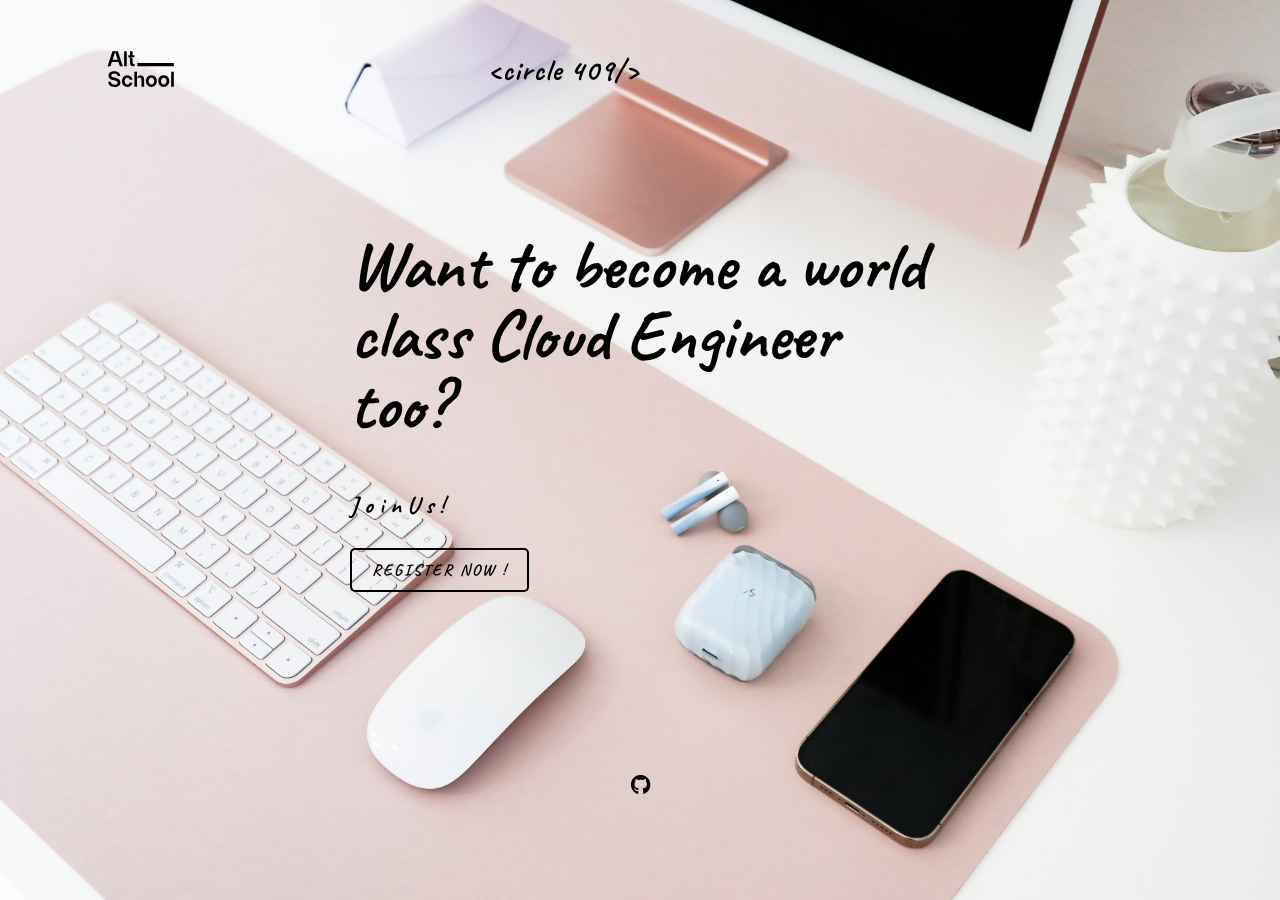
<file: index.html>
<!DOCTYPE html>
<html lang="en">

<head>

    <meta charset="UTF-8">

    <meta http-equiv="X-UA-Compatible" content="IE=edge">

    <meta name="viewport" content="width=device-width, initial-scale=1.0">

    <link rel="stylesheet" href="./index.css">

    <link rel="stylesheet" href="https://cdnjs.cloudflare.com/ajax/libs/font-awesome/6.1.1/css/all.min.css">

    <title>Circle 409</title>

</head>


<body>

    <section>
        
        <header>

            <img class="logo" src="AltSchool.svg" alt="ALTSCHOOL AFRICA" />
        
            <h1><a href="#" class="logo">&lt;circle 409/&gt;</a></h1>
        
            <div class="navigation">
        
                <ul>
                
                    <li><a href="#">Members</a>
                        <ul>
                            <li><a href="#">Ayowale Ojo <img src="ayo.jpg" alt="" style="width:30px;height:30px;border-radius: 20px;"></a></li>
                            <li><a href="#">Damilola Ibitola <img src="dami.jpg" alt="" style="width:30px;height:30px;border-radius: 20px;"></a></li>
                            <li><a href="#">Damilola Ogun <img src="dami-ogun.jpg" alt="" style="width:30px;height:30px;border-radius: 20px;"></a></li>
                            <li><a href="#">Ifeoluwa Ogungbemi <img src="ife.jpg" alt="" style="width:30px;height:30px;border-radius: 20px;"></a></li>
                            <li><a href="#">M. N. Nwanaforo <img src="nnenna.jpg" alt="" style="width:30px;height:30px;border-radius: 20px;"></a></li>
                            <li><a href="#">Paul Aderoju <img src="paul.jpg" alt="" style="width:30px;height:30px;border-radius: 20px;"></a></li>
                            <li><a href="#">Success Michael <img src="success-micheal.jpg" alt="" style="width:30px;height:30px;border-radius: 20px;"></a></li>
                            <li><a href="#">Adedolapo Olutuyo <img src="tuyo.jpg" alt="" style="width:30px;height:30px;border-radius: 20px;"></a></li>
                        </ul>
                    </li>

                </ul>
        
            </div>
        
        </header>
        
        <div class="content">
        
            <div class="info">
                
                <p>
                    Want to become a world class Cloud Engineer too?
                </p>
                <br>
                <h2>
                    <span>J</span>
                    <span>o</span>
                    <span>i</span>
                    <span>n</span>
                    <span>U</span>
                    <span>s</span>
                    <span>!</span>
                </h2>
        
                <a href="./registration.html" class="info-btn">Register Now !</a>
        
            </div>
        
        </div>

        <div class="media-icons">

            <a href="https://github.com/"><i class="fa-brands fa-github"></i></a>

        </div>

    </section>

</body>

</html>
</file>
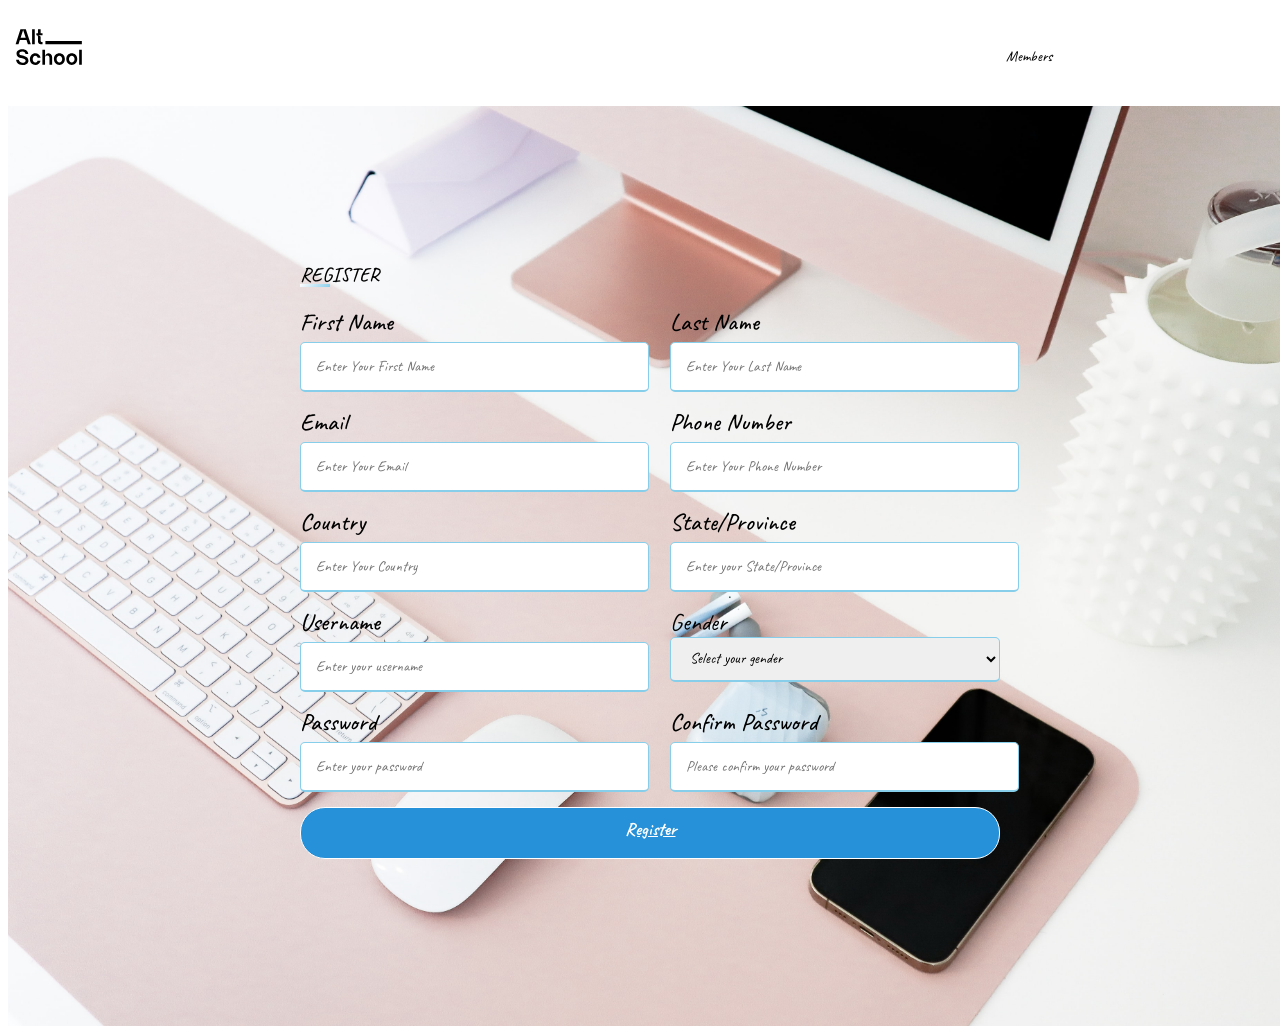
<file: registration.html>
<!DOCTYPE html>

<html lang="en">

<head>

    <meta charset="UTF-8">

    <meta http-equiv="X-UA-Compatible" content="IE=edge">

    <meta name="viewport" content="width=device-width, initial-scale=1.0">

    <link rel="stylesheet" href="./style.css">

    <title>Circle 409</title>

</head>

<body>
    <header>

        <nav>

            <img class="logo" src="AltSchool.svg" alt="ALTSCHOOL AFRICA" />


            <ul class="nav-links">

                <li><a href="#">Members</a>
                    <ul>
                        <li><a href="#">Ayowale Ojo <img src="ayo.jpg" alt="" style="width:30px;height:30px;border-radius: 20px;"></a></li>
                        <li><a href="#">Damilola Ibitola <img src="dami.jpg" alt="" style="width:30px;height:30px;border-radius: 20px;"></a>
                        </li>
                        <li><a href="#">Damilola Ogun <img src="dami-ogun.jpg" alt=""
                                    style="width:30px;height:30px;border-radius: 20px;"></a></li>
                        <li><a href="#">Ifeoluwa Ogungbemi <img src="ife.jpg" alt=""
                                    style="width:30px;height:30px;border-radius: 20px;"></a></li>
                        <li><a href="#">M. N. Nwanaforo <img src="nnenna.jpg" alt=""
                                    style="width:30px;height:30px;border-radius: 20px;"></a></li>
                        <li><a href="#">Paul Aderoju <img src="paul.jpg" alt="" style="width:30px;height:30px;border-radius: 20px;"></a>
                        </li>
                        <li><a href="#">Success Michael <img src="success-micheal.jpg" alt=""
                                    style="width:30px;height:30px;border-radius: 20px;"></a></li>
                        <li><a href="#">Adedolapo Olutuyo <img src="tuyo.jpg" alt=""
                                    style="width:30px;height:30px;border-radius: 20px;"></a></li>
                    </ul>
                </li>
            </ul>
        </nav>

    </header>

    <div class="log2">

        <div class="container2">

            <div class="title">REGISTER</div>

            <form action="#">

                <div class="user-details">

                    <div class="input-box">

                        <span class="details">First Name</span>

                        <input type="text" placeholder="Enter Your First Name" required>

                    </div>

                    <div class="input-box">

                        <span class="details">Last Name</span>

                        <input type="text" placeholder="Enter Your Last Name" required>

                    </div>

                    <div class="input-box">

                        <span class="details">Email</span>

                        <input type="text" placeholder="Enter Your Email" required>

                    </div>

                    <div class="input-box">

                        <div class="image_class">
                            <img id="mtn_image" class="hidden mtn_image" src="mtn.png" alt="mtn logo" />
                            <img id="glo_image" class="hidden glo_image" src="glo.jpg" alt="glo logo" />
                            <img id="etisalat_image" class="hidden etisalat_image" src="etisalat.png"
                                alt="etisalat logo" />
                            <img id="airtel_image" class="hidden airtel_image" src="airtel.png" alt="airtel logo" />
                            <img id="wrong_image" class="hidden wrong_image" src="error.jpg" alt="not valid" />
                        </div>

                        <span class="details">Phone Number</span>

                        <input class="telephone" type="tel" placeholder="Enter Your Phone Number" required>

                    </div>


                    <div class="input-box">

                        <span class="details">Country</span>

                        <input type="text" placeholder="Enter Your Country" required>

                    </div>

                    <div class="input-box">

                        <span class="details">State/Province</span>

                        <input type="text" placeholder="Enter your State/Province" required>

                    </div>

                    <div class="input-box">

                        <span class="details">Username</span>

                        <input type="text" placeholder="Enter your username" required>

                    </div>

                    <div class="input-box">

                        <label for="gender">Gender</label><br>

                        <select id="dropdown" name="role" class="form-control" required>

                            <span class="details">Select your gender</span>

                            <option value="">Select your gender</option>
                            <option value="male">Male</option>
                            <option value="female">Female</option>
                            <option value="prefer-not-to-say">Prefer Not To Say</option>

                        </select>

                    </div>

                    <div class="input-box">

                        <span class="details">Password</span>

                        <input class="password"
                            id="password"
                            type="password"
                            placeholder="Enter your password"
                            pattern=“(?=.*\d)(?=.*[a-z])(?=.*[A-Z]).{8,}”
                            title="Must contain at least one number and one uppercase and lowercase letter, and at least 8 or more characters"
                            required>
                    </div>

                    <div class="input-box">

                        <span class="details">Confirm Password</span>
                        <span id="hidden" class="hidden">Passwords do not match. Please confirm password again.</span>
                        <input class="confirmPassword"
                            id="confirmPassword" 
                            type="password" 
                            placeholder="Please confirm your password"
                            pattern=“(?=.*\d)(?=.*[a-z])(?=.*[A-Z]).{8,}”
                            title="Must contain at least one number and one uppercase and lowercase letter, and at least 8 or more characters"
                            required>
                    </div>

                    <span id="message">
                        <p id="message-top">Password must contain the following:</p>
                        <p id="letter" class="invalid">A lowercase letter</p>
                        <p id="capital" class="invalid">A uppercase letter</p>
                        <p id="number" class="invalid">A number</p>
                        <p id="length" class="invalid">Minimum 8 characters</p>
                    </span>

                    <!-- <input type="submit" value="Register" /> -->
                    <a href="./thank-you.html" class="info-btn">Register</a>
                    
                </div>

            </form>
        </div>

    </div>

    <script src="./index.js"></script>

</body>

</html>
</file>
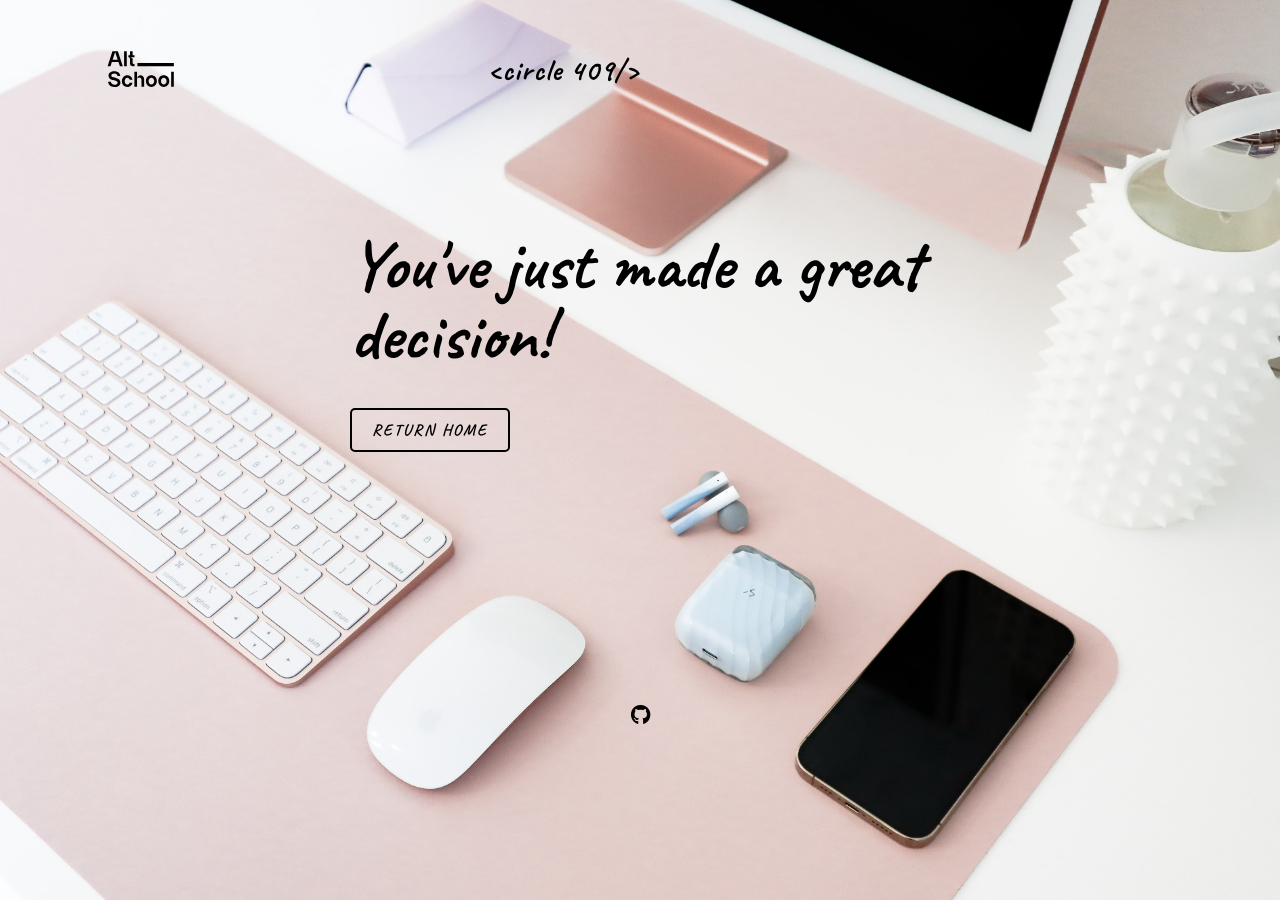
<file: thank-you.html>
<!DOCTYPE html>
<html lang="en">

<head>

    <meta charset="UTF-8">

    <meta http-equiv="X-UA-Compatible" content="IE=edge">

    <meta name="viewport" content="width=device-width, initial-scale=1.0">

    <link rel="stylesheet" href="./index.css">

    <link rel="stylesheet" href="https://cdnjs.cloudflare.com/ajax/libs/font-awesome/6.1.1/css/all.min.css">

    <title>Circle 409</title>

</head>


<body>

    <section>

        <header>

            <img class="logo" src="AltSchool.svg" alt="ALTSCHOOL AFRICA" />

            <h1><a href="#" class="logo">&lt;circle 409/&gt;</a></h1>

            <div class="navigation">

                <ul>

                    <li><a href="#">Members</a>
                        <ul>
                            <li><a href="#">Ayowale Ojo <img src="ayo.jpg" alt="" style="width:30px;height:30px;border-radius: 20px;"></a></li>
                            <li><a href="#">Damilola Ibitola <img src="dami.jpg" alt="" style="width:30px;height:30px;border-radius: 20px;"></a>
                            </li>
                            <li><a href="#">Damilola Ogun <img src="dami-ogun.jpg" alt=""
                                        style="width:30px;height:30px;border-radius: 20px;"></a></li>
                            <li><a href="#">Ifeoluwa Ogungbemi <img src="ife.jpg" alt=""
                                        style="width:30px;height:30px;border-radius: 20px;"></a></li>
                            <li><a href="#">M. N. Nwanaforo <img src="nnenna.jpg" alt=""
                                        style="width:30px;height:30px;border-radius: 20px;"></a></li>
                            <li><a href="#">Paul Aderoju <img src="paul.jpg" alt="" style="width:30px;height:30px;border-radius: 20px;"></a>
                            </li>
                            <li><a href="#">Success Michael <img src="success-micheal.jpg" alt=""
                                        style="width:30px;height:30px;border-radius: 20px;"></a></li>
                            <li><a href="#">Adedolapo Olutuyo <img src="tuyo.jpg" alt=""
                                        style="width:30px;height:30px;border-radius: 20px;"></a></li>
                        </ul>
                    </li>

                </ul>

            </div>

        </header>

        <div class="content">

            <div class="info">

                <p>
                    You've just made a great decision!
                </p>
                <br>

                <a href="./index.html" class="info-btn">Return Home</a>

            </div>

        </div>

        <div class="media-icons">

            <a href="https://github.com/"><i class="fa-brands fa-github"></i></a>

        </div>

    </section>

</body>

</html>
</file>
<file: index.css>
@import url('https://fonts.googleapis.com/css2?family=Caveat:wght@400;500;600;700&family=Dancing+Script:wght@500&family=Edu+VIC+WA+NT+Beginner&display=swap');

*{
    margin: 0;
    padding: 0;
    box-sizing: border-box;
    font-family: "Caveat", "Edu VIC WA NT Beginner", sans-serif;
}

section {
    position: relative;
    width: 100%;
    min-height: 100vh;
    display: flex;
    flex-direction: column;
    justify-content: flex-start;
    background: url(background2.jpg)no-repeat;
    background-size: cover;
    background-position: center;
}

header{
    position: relative;
    top: 0;
    width: 100%;
    padding: 30px 100px;
    display: flex;
    justify-content: space-between;
    align-items: center;
}

header .logo{
    color: black;
    font-size: 30px;
    font-weight: 800;
    letter-spacing: 1px;
    text-decoration: none;
}


.navigation ul {
    float: right;
    list-style: none;
    margin-right: 120px;
    position: relative;
}

.navigation ul li {
    float: left;
    display: inline;
    margin: 0 5px;
    background: none;
}

.navigation ul li a {
    color: black;
    text-decoration: none;
    line-height: 50px;
    font-size: 27px;
    padding: 8px 10px;
}

.navigation ul li a:hover {
    color: rgb(250, 53, 53);
    border-radius: 20px;
    box-shadow: 0 0 3px black,
        0 0 3px gray;
}

.navigation ul ul li a:hover {
    color: rgb(250, 53, 53);
    box-shadow: none;
}

.navigation ul ul {
    position: absolute;
    top: 50px;
    opacity: 0;
    visibility: hidden;
    transition: top 0.4s ease;
}

.navigation ul li:hover>ul {
    top: 50px;
    opacity: 1;
    visibility: visible;
}

.navigation ul ul li {
    position: relative;
    margin: 0px;
    width: 300px;
    float: none;
    display: list-item;
    border-bottom: 1px solid black;
}

.navigation ul ul li {
    line-height: 30px;
}

.content{
    max-width: 900px;
    margin: 90px 350px;
}

.content .info p{
    font-size: 70px;
    font-weight: 700;
    line-height: 70px;
    margin-bottom: 30px;
}

h2 {
    animation: animate 0.5s infinite;
    margin-bottom: 40px;
}

@keyframes animate {
    0% {
        transform: translateY(0px);
    }

    50% {
        transform: translateY(-20px);
    }

    100% {
        transform: translateY(0px);
    }
}

h2 span:nth-child(1) {
    animation-delay: 0.1s;
}

h2 span:nth-child(2) {
    animation-delay: 0.2s;
}

h2 span:nth-child(3) {
    animation-delay: 0.3s;
}

h2 span:nth-child(4) {
    animation-delay: 0.4s;
}

h2 span:nth-child(5) {
    animation-delay: 0.5s;
}

h2 span:nth-child(6) {
    animation-delay: 0.6s;
}

h2 span:nth-child(7) {
    animation-delay: 0.7s;
}

.content .info-btn{
    color: black;
    background: none ;
    text-decoration: none;
    text-transform: uppercase;
    font-weight: 800;
    letter-spacing: 2px;
    padding: 10px 20px;
    border: 2px solid;
    border-radius: 5px;
    border-color: black;
    transition: 0.3s;
    transition-property: background;
}

.content .info-btn:hover{
    background: rgb(153, 216, 241);
}

.media-icons{
    display: flex;
    justify-content: center;
    align-items: center;
    margin: auto;
    background-color: none;
}

.media-icons a{
    position: relative;
    font-size: 20px;
    color: black;
    transition-property: transform;
}

.media-icons a:hover{
    transform: scale(1.5);
}

@media (max-width: 960px){
    header .logo{
        position: center;
    }

    .navigation{
        display: none;
    }

    .content {
        max-width: 400px;
        margin: 100px 70px;
    }

    .content .info p{
        font-size: 45px;
        line-height: 50px;
    }

    .content .info h2 span{
        font-size: 40px;
        font-weight:  600;
    }

}

@media (max-width: 560px) {

    .content {
        max-width: 300px;
        margin: 100px 70px;
    }

    .content .info p {
        font-size: 40px;
        line-height: 50px;
    }
    
    .content .info h2 span {
        font-size: 30px;
        font-weight: 600;
    }
}
</file>
<file: style.css>
@import url('https://fonts.googleapis.com/css2?family=Caveat:wght@400;500;600;700&family=Dancing+Script:wght@500&family=Edu+VIC+WA+NT+Beginner&display=swap');

* {
    font-family: "Caveat", "Edu VIC WA NT Beginner", sans-serif;
    font-size: x-large;
}

nav {
    /* background-image: url(./cloud\ 2.jpg); */
    background: white;
}

nav ul {
    float: right;
    list-style: none;
    margin-right: 200px;
    position: relative;
}

nav ul li {
    float: left;
    display: inline;
    background: white;
    margin: 0 5px;
}

nav ul li a {
    color: black;
    text-decoration: none;
    line-height: 50px;
    font-size: 15px;
    padding: 8px 15px;
}

nav ul li a:hover {
    color: rgb(104, 52, 187);
    border-radius: 20px;
    box-shadow: 0 0 3px black,
        0 0 3px gray;
}

nav ul ul li a:hover {
    color: rgb(104, 52, 187);
    box-shadow: none;
}

nav ul ul {
    position: absolute;
    top: 50px;
    opacity: 0;
    visibility: hidden;
    transition: top 0.4s ease;
}

nav ul li:hover>ul {
    top: 50px;
    opacity: 1;
    visibility: visible;
}

nav ul ul li {
    position: relative;
    margin: 0px;
    width: 300px;
    float: none;
    display: list-item;
    border-bottom: 1px solid black;
}

nav ul ul li {
    line-height: 30px;
}

.log2 {
    display: flex;
    width: 100%;
    min-height: 100vh;
    justify-content: center;
    align-items: center;
    padding: 10px;
    background-image: url(./background2.jpg);
    background-size: cover;
    background-position: center;
}

.container2 {
    max-width: 700px;
    width: 100%;
    background: none;
    padding: 25px 30px;
    border-radius: 5px;
}

.container2 .title {
    font-size: 20px;
    font-weight: 500;
    position: relative;
}

.container2 .title::before {
    content: " ";
    position: absolute;
    left: 0;
    bottom: 0;
    height: 3px;
    width: 30px;
    background: linear-gradient(135deg, white, skyblue);
}

.container2 form .user-details {
    display: flex;
    flex-wrap: wrap;
    justify-content: space-between;
    margin: 20px 0 12px 0;
}

form .user-details .input-box {
    margin-bottom: 15px;
    width: calc(100% / 2 - 20px);
}

.user-details .input-box .details {
    display: block;
    font-weight: 500;
    margin-bottom: 5px;
}

#mtn_image, #glo_image, #etisalat_image, #airtel_image, #wrong_image{
    width: 3%;
    position: absolute;
    margin-top: 30px;
    left: 74%;
}

.hidden {
    display: none;
}

#message {
    display: none;
    margin-top: 0;
    
}

#message-top {
    margin-top: .1em ;
    font-size: 0.8em;
}

.valid {
    color: rgb(11, 190, 71);
    font-size: 0.8em;
    transition: .5s;
    
}

.valid::before {
    position: relative;
    left: -35px;
    /* content: "&#10004;"; */
}

.invalid {
    color: red;
    transition: 0.2s;
    font-size: .8em;
    
}

.invalid:before {
    position: relative;
    left: -35px;
    /* content: "&#10006;"; */
}

.user-details .input-box input {
    height: 45px;
    width: 100%;
    outline: none;
    border-radius: 5px;
    border: 1px solid skyblue;
    padding-left: 15px;
    font-size: 15px;
    border-bottom-width: 2px;
    transition: all 0.4s ease;
}

.user-details .input-box input:focus,
.user-details .input-box input:valid {
    border-color: purple;
}

#dropdown {
    height: 45px;
    width: 100%;
    outline: none;
    border-radius: 5px;
    border: 1px solid skyblue;
    padding-left: 15px;
    font-size: 15px;
    border-bottom-width: 2px;
    transition: all 0.4s ease;
}

.info-btn {
    width: 100%;
    height: 40px;
    border: 1px solid;
    border-radius: 25px;
    /* background: rgb(78, 3, 175); */
    background: #2691d9;
    padding-top: 10px;
    text-align: center;
    font-size: 18px;
    color: white;
    font-weight: 700;
    cursor: pointer;
    outline: none;
}

.info-btn:hover {
    /* background: linear-gradient(135deg, white, rgb(78, 3, 175)); */
    border-color: linear-gradient(-135deg, white, skyblue);
    color: rgb(4, 30, 41);
    transition: all 0.5s ease;
}
</file>
